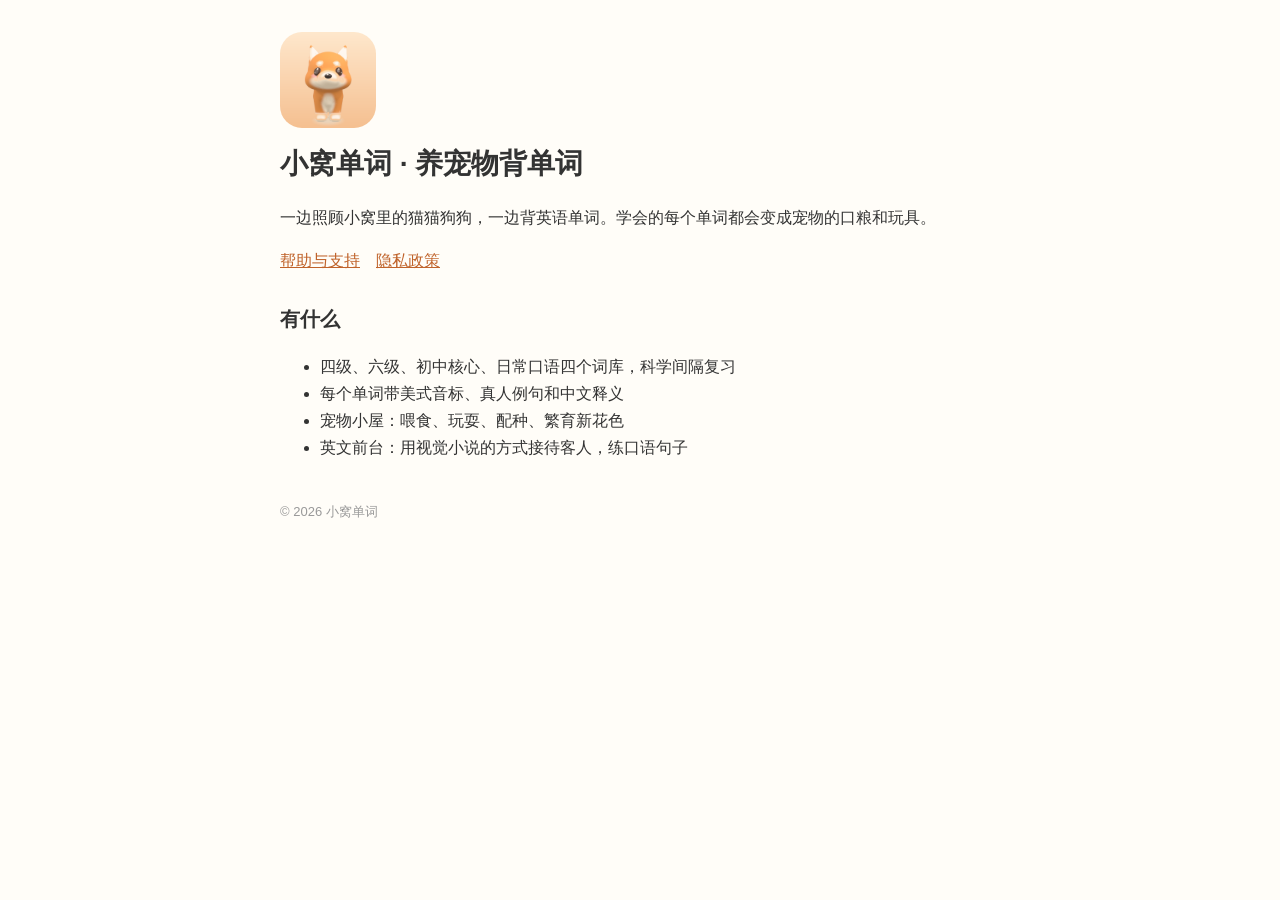
<file: index.html>
<!doctype html><html lang="zh-Hans"><head><meta charset="utf-8"><meta name="viewport" content="width=device-width,initial-scale=1"><title>小窝单词</title><link rel="stylesheet" href="styles.css"></head><body>
<img class="icon" src="icon.png" alt=""><h1>小窝单词 · 养宠物背单词</h1>
<p>一边照顾小窝里的猫猫狗狗，一边背英语单词。学会的每个单词都会变成宠物的口粮和玩具。</p>
<nav><a href="support.html">帮助与支持</a><a href="privacy.html">隐私政策</a></nav>
<h2>有什么</h2><ul><li>四级、六级、初中核心、日常口语四个词库，科学间隔复习</li><li>每个单词带美式音标、真人例句和中文释义</li><li>宠物小屋：喂食、玩耍、配种、繁育新花色</li><li>英文前台：用视觉小说的方式接待客人，练口语句子</li></ul>
<footer>© 2026 小窝单词</footer></body></html>
</file>
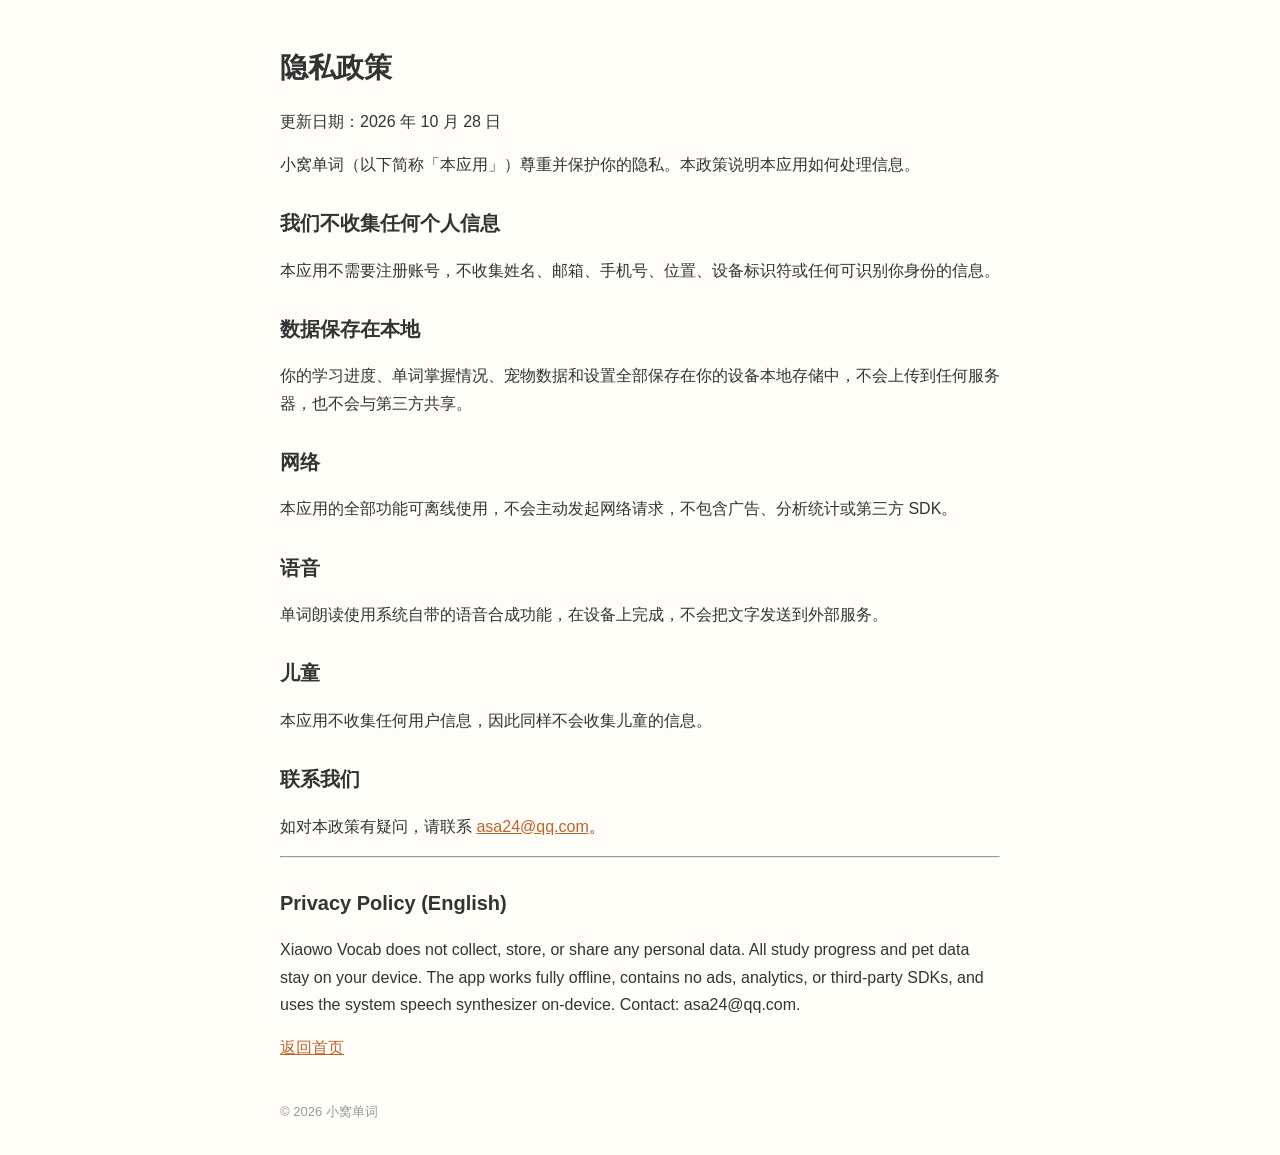
<file: privacy.html>
<!doctype html><html lang="zh-Hans"><head><meta charset="utf-8"><meta name="viewport" content="width=device-width,initial-scale=1"><title>隐私政策 · 小窝单词</title><link rel="stylesheet" href="styles.css"></head><body>
<h1>隐私政策</h1><p>更新日期：2026 年 10 月 28 日</p>
<p>小窝单词（以下简称「本应用」）尊重并保护你的隐私。本政策说明本应用如何处理信息。</p>
<h2>我们不收集任何个人信息</h2><p>本应用不需要注册账号，不收集姓名、邮箱、手机号、位置、设备标识符或任何可识别你身份的信息。</p>
<h2>数据保存在本地</h2><p>你的学习进度、单词掌握情况、宠物数据和设置全部保存在你的设备本地存储中，不会上传到任何服务器，也不会与第三方共享。</p>
<h2>网络</h2><p>本应用的全部功能可离线使用，不会主动发起网络请求，不包含广告、分析统计或第三方 SDK。</p>
<h2>语音</h2><p>单词朗读使用系统自带的语音合成功能，在设备上完成，不会把文字发送到外部服务。</p>
<h2>儿童</h2><p>本应用不收集任何用户信息，因此同样不会收集儿童的信息。</p>
<h2>联系我们</h2><p>如对本政策有疑问，请联系 <a href="mailto:asa24@qq.com">asa24@qq.com</a>。</p>
<hr><h2>Privacy Policy (English)</h2><p>Xiaowo Vocab does not collect, store, or share any personal data. All study progress and pet data stay on your device. The app works fully offline, contains no ads, analytics, or third-party SDKs, and uses the system speech synthesizer on-device. Contact: asa24@qq.com.</p>
<p><a href="index.html">返回首页</a></p><footer>© 2026 小窝单词</footer></body></html>
</file>
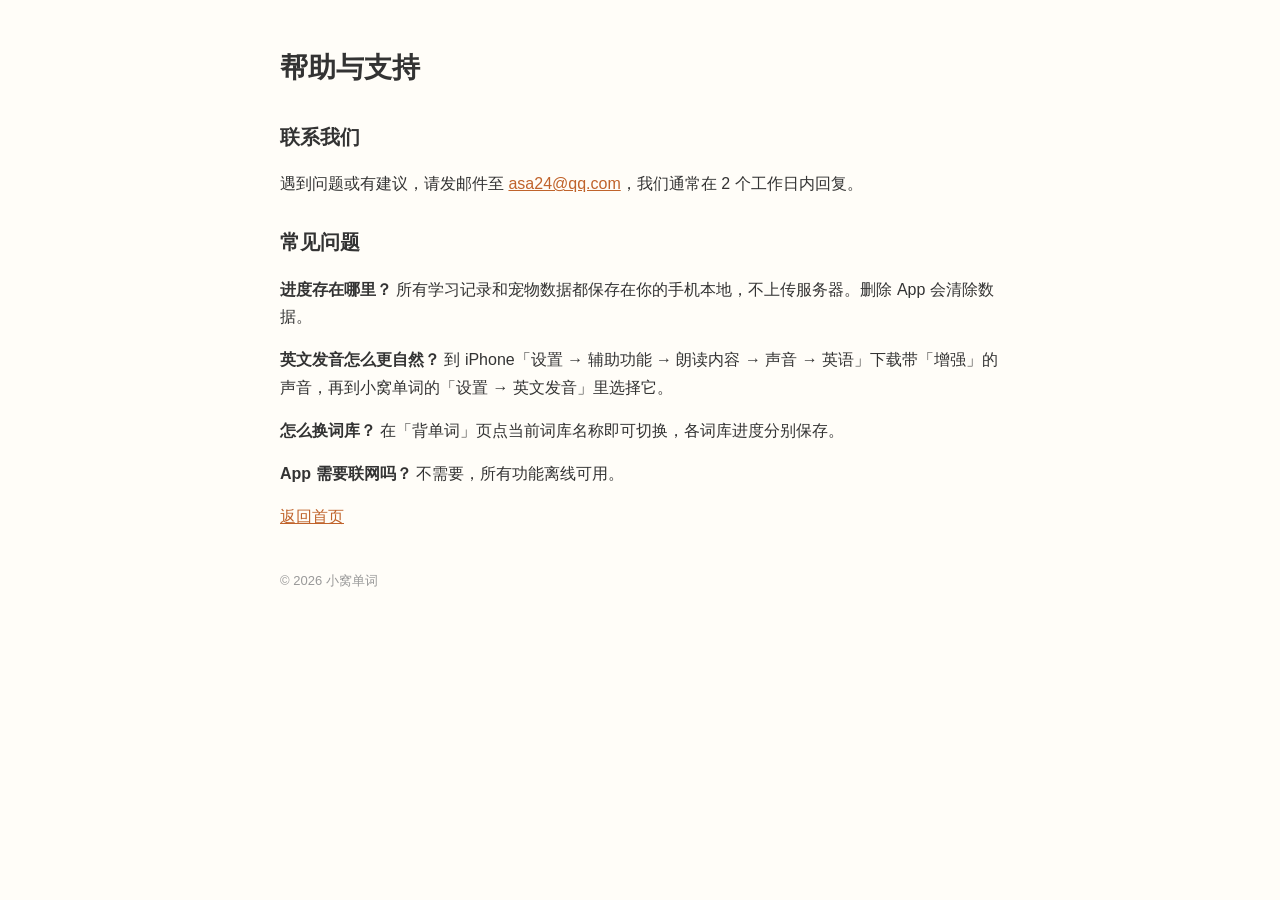
<file: support.html>
<!doctype html><html lang="zh-Hans"><head><meta charset="utf-8"><meta name="viewport" content="width=device-width,initial-scale=1"><title>帮助与支持 · 小窝单词</title><link rel="stylesheet" href="styles.css"></head><body>
<h1>帮助与支持</h1>
<h2>联系我们</h2><p>遇到问题或有建议，请发邮件至 <a href="mailto:asa24@qq.com">asa24@qq.com</a>，我们通常在 2 个工作日内回复。</p>
<h2>常见问题</h2>
<p><b>进度存在哪里？</b> 所有学习记录和宠物数据都保存在你的手机本地，不上传服务器。删除 App 会清除数据。</p>
<p><b>英文发音怎么更自然？</b> 到 iPhone「设置 → 辅助功能 → 朗读内容 → 声音 → 英语」下载带「增强」的声音，再到小窝单词的「设置 → 英文发音」里选择它。</p>
<p><b>怎么换词库？</b> 在「背单词」页点当前词库名称即可切换，各词库进度分别保存。</p>
<p><b>App 需要联网吗？</b> 不需要，所有功能离线可用。</p>
<p><a href="index.html">返回首页</a></p>
<footer>© 2026 小窝单词</footer></body></html>
</file>
<file: styles.css>
body{font-family:-apple-system,"PingFang SC","Helvetica Neue",sans-serif;max-width:720px;margin:0 auto;padding:32px 20px;color:#333;line-height:1.7;background:#fffdf8}
h1{font-size:28px;margin:12px 0}h2{font-size:20px;margin-top:28px}a{color:#c0632b}
.icon{width:96px;height:96px;border-radius:22px;display:block}nav a{margin-right:16px}
footer{margin-top:40px;color:#999;font-size:13px}
</file>
